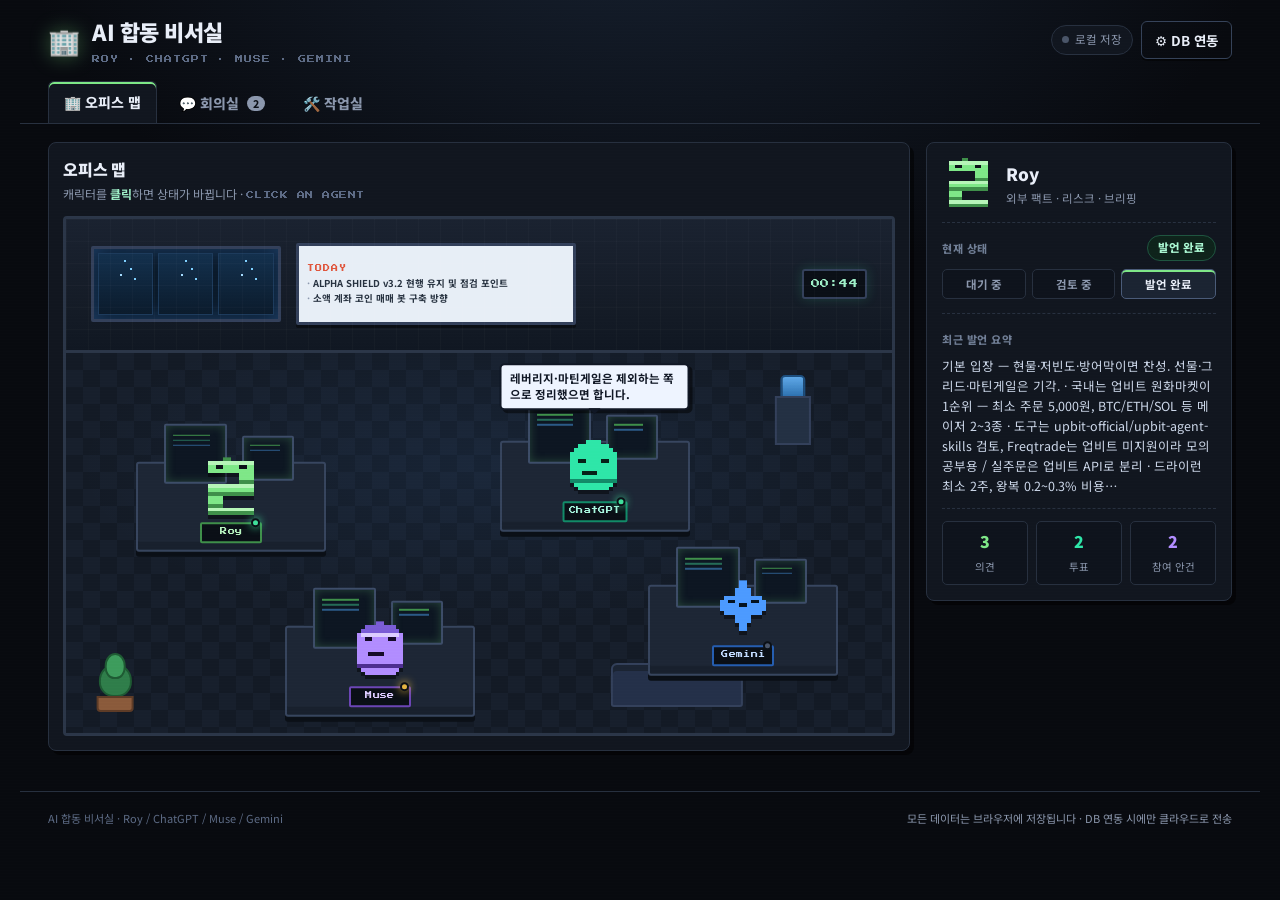
<file: index.html>
<!DOCTYPE html>
<html lang="ko">
<head>
<meta charset="utf-8">
<meta name="viewport" content="width=device-width, initial-scale=1, viewport-fit=cover">
<title>🏢 AI 합동 비서실 — Roy · ChatGPT · Muse · Gemini</title>
<meta name="description" content="Roy · ChatGPT · Muse · Gemini 4인 전용 합동 비서실. 오피스 맵, 안건 회의실(찬성·기각·보류 투표), 프로젝트 스펙 보드.">
<meta name="theme-color" content="#080a0f">
<meta name="color-scheme" content="dark">
<link rel="icon" href="data:image/svg+xml,%3Csvg xmlns='http://www.w3.org/2000/svg' viewBox='0 0 16 16'%3E%3Crect width='16' height='16' fill='%23080a0f'/%3E%3Crect x='3' y='2' width='10' height='3' fill='%237ee787'/%3E%3Crect x='10' y='5' width='3' height='3' fill='%237ee787'/%3E%3Crect x='3' y='8' width='10' height='3' fill='%237ee787'/%3E%3Crect x='3' y='11' width='3' height='3' fill='%237ee787'/%3E%3Crect x='3' y='14' width='10' height='2' fill='%237ee787'/%3E%3C/svg%3E">
<link rel="preconnect" href="https://fonts.googleapis.com">
<link rel="preconnect" href="https://fonts.gstatic.com" crossorigin>
<link rel="stylesheet" href="https://fonts.googleapis.com/css2?family=Press+Start+2P&family=Noto+Sans+KR:wght@400;500;700;900&display=swap">
<link rel="stylesheet" href="style.css?v=20261127f">
</head>
<body>
<div class="scanlines" aria-hidden="true"></div>

<header class="topbar">
  <div class="brand">
    <span class="brand-mark" aria-hidden="true">🏢</span>
    <div class="brand-text">
      <h1>AI 합동 비서실</h1>
      <p class="brand-sub">ROY · CHATGPT · MUSE · GEMINI</p>
    </div>
  </div>
  <div class="topbar-actions">
    <span id="syncBadge" class="sync-badge" data-state="local" title="저장 상태">
      <span class="dot" aria-hidden="true"></span><span id="syncText">로컬 저장</span>
    </span>
    <button id="btnDb" class="btn ghost" type="button">⚙️ DB 연동</button>
  </div>
</header>

<nav class="tabs" role="tablist" aria-label="비서실 화면">
  <button class="tab is-active" role="tab" aria-selected="true" aria-controls="panel-office" data-tab="office" type="button">🏢 오피스 맵</button>
  <button class="tab" role="tab" aria-selected="false" aria-controls="panel-meeting" data-tab="meeting" type="button">💬 회의실 <span class="tab-count" id="agendaCount">2</span></button>
  <button class="tab" role="tab" aria-selected="false" aria-controls="panel-work" data-tab="work" type="button">🛠️ 작업실</button>
</nav>

<main>
  <!-- ================= 오피스 맵 ================= -->
  <section id="panel-office" class="panel is-active" role="tabpanel" aria-labelledby="tab-office">
    <div class="office-wrap">
      <div class="office-card">
        <div class="office-head">
          <h2 class="panel-title">오피스 맵</h2>
          <p class="panel-hint">캐릭터를 <b>클릭</b>하면 상태가 바뀝니다 · <span class="pixel-mini">CLICK AN AGENT</span></p>
        </div>

        <div class="room" id="room" aria-label="비서실 평면도">
          <div class="wall" aria-hidden="true">
            <div class="window"><span></span><span></span><span></span></div>
            <div class="whiteboard">
              <span class="wb-title">TODAY</span>
              <span class="wb-line" id="boardLine1">ALPHA SHIELD v3.2 · 현행 유지 검토</span>
              <span class="wb-line" id="boardLine2">소액 코인 봇 · 예산/거래소 대기</span>
            </div>
            <div class="clock" id="officeClock">--:--</div>
          </div>

          <div class="floor" aria-hidden="true"></div>

          <div class="prop plant" style="--x:6%;--y:96%" aria-hidden="true"><span class="leaf"></span><span class="leaf l2"></span><span class="pot"></span></div>
          <div class="prop cooler" style="--x:88%;--y:44%" aria-hidden="true"><span class="bottle"></span><span class="stand"></span></div>
          <div class="prop sofa" style="--x:74%;--y:95%" aria-hidden="true"><span></span></div>

          <div class="desk" style="--x:20%;--y:56%" aria-hidden="true"><span class="mon"></span><span class="mon m2"></span></div>
          <div class="desk" style="--x:64%;--y:52%" aria-hidden="true"><span class="mon"></span><span class="mon m2"></span></div>
          <div class="desk" style="--x:38%;--y:88%" aria-hidden="true"><span class="mon"></span><span class="mon m2"></span></div>
          <div class="desk" style="--x:82%;--y:80%" aria-hidden="true"><span class="mon"></span><span class="mon m2"></span></div>

          <div class="agent" data-agent="Roy" tabindex="0" role="button" aria-label="Roy 상태 보기" style="--x:20%;--y:63%">
            <div class="bubble" hidden></div>
            <div class="sprite-box"><canvas class="sprite" width="16" height="16"></canvas></div>
            <span class="nameplate">Roy</span>
          </div>
          <div class="agent" data-agent="ChatGPT" tabindex="0" role="button" aria-label="ChatGPT 상태 보기" style="--x:64%;--y:59%">
            <div class="bubble" hidden></div>
            <div class="sprite-box"><canvas class="sprite" width="16" height="16"></canvas></div>
            <span class="nameplate">ChatGPT</span>
          </div>
          <div class="agent" data-agent="Muse" tabindex="0" role="button" aria-label="Muse 상태 보기" style="--x:38%;--y:95%">
            <div class="bubble" hidden></div>
            <div class="sprite-box"><canvas class="sprite" width="16" height="16"></canvas></div>
            <span class="nameplate">Muse</span>
          </div>
          <div class="agent" data-agent="Gemini" tabindex="0" role="button" aria-label="Gemini 상태 보기" style="--x:82%;--y:87%">
            <div class="bubble" hidden></div>
            <div class="sprite-box"><canvas class="sprite" width="16" height="16"></canvas></div>
            <span class="nameplate">Gemini</span>
          </div>
        </div>
      </div>

      <aside class="agent-panel" id="agentPanel" aria-live="polite">
        <div class="agent-panel-head">
          <canvas class="sprite big" id="panelSprite" width="16" height="16" aria-hidden="true"></canvas>
          <div>
            <h3 id="panelName">Roy</h3>
            <p id="panelRole">외부 팩트 · 리스크 · 브리핑</p>
          </div>
        </div>
        <div class="status-row">
          <span class="status-label">현재 상태</span>
          <span class="status-pill" id="panelStatus" data-status="대기 중">대기 중</span>
        </div>
        <div class="status-buttons" id="statusButtons">
          <button class="chip" data-status="대기 중" type="button">대기 중</button>
          <button class="chip" data-status="검토 중" type="button">검토 중</button>
          <button class="chip" data-status="발언 완료" type="button">발언 완료</button>
        </div>
        <div class="recent">
          <span class="status-label">최근 발언 요약</span>
          <p id="panelRecent">—</p>
        </div>
        <div class="agent-stats">
          <div><span id="statOpinions">0</span><small>의견</small></div>
          <div><span id="statVotes">0</span><small>투표</small></div>
          <div><span id="statAgenda">0</span><small>참여 안건</small></div>
        </div>
      </aside>
    </div>
  </section>

  <!-- ================= 회의실 ================= -->
  <section id="panel-meeting" class="panel" role="tabpanel" aria-labelledby="tab-meeting" hidden>
    <div class="meeting-grid">
      <aside class="agenda-col">
        <div class="col-head">
          <h2 class="panel-title">안건</h2>
          <button class="btn small" id="btnNewAgenda" type="button">+ 새 안건</button>
        </div>
        <ul class="agenda-list" id="agendaList"></ul>
        <div class="col-foot">
          <p class="tiny muted">투표는 4인 각 1표 · 언제든 변경 가능</p>
        </div>
      </aside>

      <section class="detail-col" id="agendaDetail" aria-live="polite"></section>

      <section class="paste-col">
        <div class="col-head">
          <h2 class="panel-title">📋 붙여넣기 정리</h2>
        </div>
        <p class="tiny muted">슬랙·채팅 로그를 그대로 붙이면 <code>[Roy]</code> <code>[ChatGPT]</code> <code>[Muse]</code> <code>[Gemini]</code> 말머리별로 나눠 현재 안건에 의견으로 넣습니다.</p>
        <textarea id="pasteBox" class="ta" rows="7" placeholder="[Roy] 검토 의견...&#10;[Muse] 리서치 결과...&#10;[ChatGPT] 구조 검토..."></textarea>
        <div class="paste-actions">
          <button class="btn small" id="btnParse" type="button">미리보기</button>
          <button class="btn small primary" id="btnApplyPaste" type="button" disabled>안건에 추가</button>
        </div>
        <div class="parse-preview" id="parsePreview"></div>
      </section>
    </div>
  </section>

  <!-- ================= 작업실 ================= -->
  <section id="panel-work" class="panel" role="tabpanel" aria-labelledby="tab-work" hidden>
    <div class="work-grid">
      <article class="card spec">
        <header class="card-head">
          <div>
            <h2 class="panel-title">ALPHA SHIELD v3.2</h2>
            <p class="card-sub">미국장 자동매매 전략 스펙 · 6-1-F 현행 체제</p>
          </div>
          <span class="badge live">현행 유지</span>
        </header>

        <div class="numbers">
          <div class="num"><b>8</b><small>종목 유니버스</small></div>
          <div class="num"><b>2</b><small>슬롯 고정</small></div>
          <div class="num"><b>5</b><small>중 방어막</small></div>
        </div>

        <div class="ticker-chips" id="tickerChips">
          <span>NVDA</span><span>TSLA</span><span>AMZN</span><span>TSM</span><span>AVGO</span><span>QQQ</span><span>AAPL</span><span>GOOGL</span>
        </div>

        <ul class="rules">
          <li><b>진입</b> — Hark ATR 정규화 눌림 + RSI(2) ≤ 15, 200일선 아래 20% 이탈 시 제외</li>
          <li><b>물타기</b> — 평단 −1.5% 이상 추가 하락 시 1회, 종목당 노출 상한 내</li>
          <li><b>익절</b> — VIX 가변 목표 (VIX &lt; 18 → +8% / VIX ≥ 18 → +5%)</li>
          <li><b>손절</b> — 단일 진입 −5%, 물타기 포지션 −3.5%</li>
          <li><b>시간청산</b> — 최초 진입일 기준 10거래일 경과</li>
          <li><b>방어막</b> — NQ −1.5% / VIX ≥ 30 신규 매수 차단, 개장·마감 15분 유예, 실적·8-K 이벤트 가드</li>
          <li><b>Fail-closed</b> — 시세 지연·SMA200 미확인 시 매수만 차단, 매도는 정상</li>
        </ul>

        <footer class="card-foot">
          <span class="stat">2년 백테스트 <b>+48.68%</b> <span class="muted">(비용 0.10%)</span></span>
          <span class="stat">MDD <b>−10.18%</b></span>
          <span class="stat">샤프 <b>2.05</b></span>
          <span class="stat">승률 <b>59.4%</b> <span class="muted">(126포지션)</span></span>
        </footer>
        <p class="disclaimer">스펙 문서에 적힌 수치 그대로 · 검증 결과는 별도 안건에서 논의</p>
      </article>

      <article class="card project">
        <header class="card-head">
          <div>
            <h2 class="panel-title">소액 코인 매매 봇</h2>
            <p class="card-sub">현물 · 저빈도 · 방어막 우선</p>
          </div>
          <span class="badge wait">결정 대기</span>
        </header>

        <ol class="steps" id="botSteps">
          <li data-step="0" class="done"><span class="dot"></span><span class="step-t">안건 상정</span></li>
          <li data-step="1" class="done"><span class="dot"></span><span class="step-t">4인 검토 · 투표</span></li>
          <li data-step="2" class="current"><span class="dot"></span><span class="step-t">예산 · 거래소 확정</span></li>
          <li data-step="3"><span class="dot"></span><span class="step-t">모의 2주 드라이런</span></li>
          <li data-step="4"><span class="dot"></span><span class="step-t">최소 금액 실전</span></li>
        </ol>

        <ul class="rules compact">
          <li><b>거래소</b> — 국내 원화마켓(업비트) 1순위, 최소 주문 5,000원</li>
          <li><b>대상</b> — BTC · ETH · SOL 등 메이저 2~3종</li>
          <li><b>금지</b> — 선물 · 레버리지 · 마틴게일 · 그리드</li>
          <li><b>필수</b> — API 키 출금 권한 OFF, 일 최대 손실 한도, 중복 주문 방지</li>
          <li><b>검증</b> — 왕복 0.2~0.3% 비용 가정에도 성과 유지되는지 확인</li>
        </ul>

        <div class="pending-box">
          <span class="pending-label">대기 항목</span>
          <ul>
            <li>계좌 예산 규모</li>
            <li>거래소 선택 (업비트 / 해외)</li>
            <li>드라이런 시작일</li>
          </ul>
        </div>
      </article>

      <article class="card ops">
        <header class="card-head">
          <div>
            <h2 class="panel-title">운영 규칙</h2>
            <p class="card-sub">4인 릴레이 회의 방식</p>
          </div>
        </header>
        <ul class="rules compact">
          <li>각 AI는 <code>[Roy]</code> <code>[ChatGPT]</code> <code>[Muse]</code> <code>[Gemini]</code> 말머리로 발언</li>
          <li>슬랙 <code>#ai-회의실-전체</code>에서 논의, 이 보드는 요약·집계용</li>
          <li>안건마다 찬성 / 기각 / 보류 1표, 변경 가능</li>
          <li>스펙 변경은 백테스트 · 전수 감사 통과 후에만</li>
        </ul>
        <div class="ops-actions">
          <button class="btn small ghost" id="btnExport" type="button">데이터 내보내기</button>
          <button class="btn small ghost danger" id="btnReset" type="button">초기화</button>
        </div>
        <p class="tiny muted" id="storageLine">저장 위치: 이 브라우저 (localStorage)</p>
      </article>
    </div>
  </section>
</main>

<footer class="foot">
  <span>AI 합동 비서실 · Roy / ChatGPT / Muse / Gemini</span>
  <span class="muted">모든 데이터는 브라우저에 저장됩니다 · DB 연동 시에만 클라우드로 전송</span>
</footer>

<!-- ================= DB 모달 ================= -->
<div class="modal" id="dbModal" hidden>
  <div class="modal-backdrop" data-close="1"></div>
  <div class="modal-box" role="dialog" aria-modal="true" aria-labelledby="dbTitle">
    <header class="modal-head">
      <h2 id="dbTitle">⚙️ DB 연동 (Firebase Realtime Database)</h2>
      <button class="icon-btn" data-close="1" aria-label="닫기" type="button">✕</button>
    </header>
    <div class="modal-body">
      <p class="tiny muted">지금은 이 브라우저에만 저장됩니다. 아래에 Firebase Realtime Database URL을 넣으면 안건·의견·투표가 실시간으로 클라우드에 동기화됩니다. (가입 없이 바로 사용 가능)</p>
      <label class="field">
        <span>Database URL</span>
        <input id="dbUrlInput" type="url" inputmode="url" autocomplete="off" spellcheck="false" placeholder="https://your-project-default-rtdb.firebaseio.com">
      </label>
      <div class="db-actions">
        <button class="btn primary small" id="btnDbSave" type="button">연결</button>
        <button class="btn small" id="btnDbTest" type="button">연결 테스트</button>
        <button class="btn small ghost danger" id="btnDbClear" type="button">해제</button>
      </div>
      <p class="db-status" id="dbStatus" data-state="idle">연결되지 않음 · 로컬 저장 모드</p>
      <details class="db-help">
        <summary>Firebase 설정 3단계</summary>
        <ol>
          <li>console.firebase.google.com → 프로젝트 만들기</li>
          <li>Realtime Database → 데이터베이스 만들기 (테스트 모드)</li>
          <li>표시되는 URL(<code>https://…-default-rtdb.firebaseio.com</code>)을 위 칸에 붙여넣기</li>
        </ol>
        <p class="tiny">※ 테스트 모드 규칙은 누구나 읽고 쓸 수 있습니다. 개인정보·키는 넣지 마세요.</p>
      </details>
    </div>
  </div>
</div>

<div class="toast" id="toast" hidden></div>

<script src="app.js?v=20261127c"></script>
</body>
</html>
</file>
<file: style.css>
/* ============================================================
   AI 합동 비서실 — pixel / dot office theme
   ============================================================ */
:root{
  --bg:#080a0f;
  --bg-2:#0c1018;
  --panel:#11161f;
  --panel-2:#161d28;
  --panel-3:#1b2432;
  --line:#27303f;
  --line-2:#354258;
  --text:#e9eef8;
  --muted:#8b97ad;
  --roy:#7ee787;
  --roy-d:#3f8f4a;
  --gpt:#2ee6a8;
  --gpt-d:#128a68;
  --muse:#b18cff;
  --muse-d:#6b45b5;
  --gem:#4c9aff;
  --gem-d:#255db0;
  --yes:#3fbf7f;
  --no:#ef5f5f;
  --hold:#e3b341;
  --font:"Noto Sans KR","Apple SD Gothic Neo","Malgun Gothic",system-ui,-apple-system,sans-serif;
  --pixel:"Press Start 2P","DungGeunMo",ui-monospace,monospace;
  --shadow:4px 4px 0 rgba(0,0,0,.55);
  --radius:6px;
}
*{box-sizing:border-box}
[hidden]{display:none !important}
html,body{margin:0;padding:0}
body{
  overflow-x:hidden;
  -webkit-tap-highlight-color:transparent;
  background:
    radial-gradient(1000px 620px at 50% -10%, #16202f 0%, transparent 62%),
    var(--bg);
  color:var(--text);
  font-family:var(--font);
  font-size:15px;
  line-height:1.55;
  -webkit-font-smoothing:antialiased;
  min-height:100vh;
  padding-bottom:env(safe-area-inset-bottom);
}
h1,h2,h3,p,ul,ol{margin:0}
button{font-family:inherit;cursor:pointer}
code{font-family:ui-monospace,SFMono-Regular,Menlo,monospace;background:#1c2533;border:1px solid var(--line);border-radius:3px;padding:0 4px;font-size:.85em}
.muted{color:var(--muted)}
.tiny{font-size:12px}
.pixel-mini{font-family:var(--pixel);font-size:8px;letter-spacing:.06em;color:#5d6b85}

/* CRT scanlines — subtle texture */
.scanlines{
  position:fixed;inset:0;pointer-events:none;z-index:60;
  background:repeating-linear-gradient(to bottom, rgba(255,255,255,.028) 0 1px, transparent 1px 3px);
  mix-blend-mode:overlay;opacity:.55;
}

/* ---------------- topbar ---------------- */
.topbar{
  display:flex;align-items:center;justify-content:space-between;gap:12px;
  padding:14px clamp(14px,3vw,28px) 10px;
  max-width:1240px;margin:0 auto;
}
.brand{display:flex;align-items:center;gap:12px;min-width:0}
.brand-mark{
  font-size:26px;line-height:1;filter:drop-shadow(0 0 10px rgba(126,231,135,.35));
}
.brand-text h1{font-size:clamp(17px,3.6vw,22px);font-weight:900;letter-spacing:-.02em}
.brand-sub{font-family:var(--pixel);font-size:8px;letter-spacing:.12em;color:#5d6b85;margin-top:5px}
.topbar-actions{display:flex;align-items:center;gap:8px;flex-shrink:0}
.sync-badge{
  display:inline-flex;align-items:center;gap:6px;
  font-size:11.5px;color:var(--muted);
  background:var(--panel);border:1px solid var(--line);border-radius:999px;
  padding:5px 10px;white-space:nowrap;
}
.sync-badge .dot{width:7px;height:7px;border-radius:50%;background:#4a5568;box-shadow:0 0 0 0 rgba(0,0,0,0)}
.sync-badge[data-state="cloud"]{color:#9ff0c8;border-color:#1f5540;background:#0e231b}
.sync-badge[data-state="cloud"] .dot{background:#3fdf9a;box-shadow:0 0 8px #3fdf9a}
.sync-badge[data-state="saving"] .dot{background:#e3b341;animation:pulse 1s infinite}
.sync-badge[data-state="error"]{color:#ffb4b4;border-color:#5b2626;background:#2a1212}
.sync-badge[data-state="error"] .dot{background:#ef5f5f}
@keyframes pulse{50%{opacity:.25}}

/* ---------------- buttons ---------------- */
.btn{
  border:1px solid var(--line-2);background:var(--panel-2);color:var(--text);
  border-radius:var(--radius);padding:8px 13px;font-size:13.5px;font-weight:700;
  box-shadow:0 2px 0 rgba(0,0,0,.5);transition:transform .08s,background .15s,border-color .15s;
  white-space:nowrap;
}
.btn:hover{background:var(--panel-3);border-color:#4a5b78}
.btn:active{transform:translateY(2px);box-shadow:none}
.btn.small{padding:6px 11px;font-size:12.5px}
.btn.ghost{background:transparent}
.btn.primary{
  background:linear-gradient(180deg,#1f7a52,#155c3d);border-color:#2a9c6a;color:#eafff5;
}
.btn.primary:hover{background:linear-gradient(180deg,#249a66,#186b47)}
.btn.danger:hover{background:#3a1a1a;border-color:#7a3434;color:#ffc9c9}
.btn:disabled{opacity:.45;cursor:not-allowed;transform:none}
.icon-btn{
  border:1px solid var(--line);background:transparent;color:var(--muted);
  width:30px;height:30px;border-radius:5px;font-size:14px;line-height:1;
}
.icon-btn:hover{color:var(--text);background:var(--panel-3)}

/* ---------------- tabs ---------------- */
.tabs{
  display:flex;gap:6px;max-width:1240px;margin:6px auto 0;
  padding:0 clamp(14px,3vw,28px);
  border-bottom:1px solid var(--line);
  overflow-x:auto;scrollbar-width:none;
}
.tabs::-webkit-scrollbar{display:none}
.tab{
  appearance:none;border:1px solid transparent;border-bottom:none;
  background:transparent;color:var(--muted);
  font-size:14px;font-weight:800;padding:10px 15px 11px;
  border-radius:6px 6px 0 0;white-space:nowrap;
  margin-bottom:-1px;
}
.tab:hover{color:var(--text);background:#0e131c}
.tab.is-active{
  color:var(--text);background:var(--panel);
  border-color:var(--line);border-bottom:1px solid var(--panel);
  box-shadow:inset 0 2px 0 var(--roy);
}
.tab-count{
  display:inline-block;min-width:18px;padding:0 5px;margin-left:4px;
  font-size:10.5px;font-weight:800;color:#0b0f16;background:var(--muted);
  border-radius:9px;vertical-align:1px;
}
.tab.is-active .tab-count{background:var(--roy)}

/* ---------------- panels ---------------- */
main{max-width:1240px;margin:0 auto;padding:18px clamp(14px,3vw,28px) 40px}
.panel{animation:fade .28s ease both}
@keyframes fade{from{opacity:0;transform:translateY(4px)}to{opacity:1;transform:none}}
.panel-title{font-size:16px;font-weight:900;letter-spacing:-.01em}
.panel-hint{font-size:12px;color:var(--muted);margin-top:3px}
.card-sub{font-size:12.5px;color:var(--muted);margin-top:3px}

/* ================= OFFICE ================= */
.office-wrap{display:grid;grid-template-columns:minmax(0,1fr) 306px;gap:16px;align-items:start}
.office-card{
  background:var(--panel);border:1px solid var(--line);border-radius:8px;
  padding:14px;box-shadow:var(--shadow);
}
.office-head{margin-bottom:12px}
.office-head .panel-hint b{color:#9ff0c8}

.room{
  position:relative;width:100%;aspect-ratio:16/10;min-height:330px;
  border:3px solid #2b3648;border-radius:4px;
  background:#0b1017;overflow:hidden;
  box-shadow:inset 0 0 0 2px #0e141d, inset 0 -18px 40px rgba(0,0,0,.55);
  image-rendering:pixelated;
}
/* walls */
.wall{
  position:absolute;top:0;left:0;right:0;height:26%;
  background:
    linear-gradient(180deg,#1a2230,#141b26 70%,#101722);
  border-bottom:3px solid #2b3648;
  display:flex;align-items:center;gap:2%;padding:1.5% 3%;
}
.wall::after{
  content:"";position:absolute;inset:0;pointer-events:none;
  background-image:linear-gradient(90deg,rgba(255,255,255,.045) 1px,transparent 1px),
                   linear-gradient(180deg,rgba(255,255,255,.045) 1px,transparent 1px);
  background-size:22px 22px;opacity:.5;
}
.window{
  display:flex;gap:5px;height:72%;width:26%;max-width:190px;
  border:3px solid #33405a;background:#0a1a2b;padding:4px;border-radius:2px;
  box-shadow:inset 0 0 22px rgba(76,154,255,.28);
}
.window span{flex:1;background:linear-gradient(180deg,#13304d,#0b1b2c);border:1px solid #1d3b5c}
.window span::after{
  content:"";display:block;width:2px;height:2px;margin:6px auto;
  background:#7fd0ff;box-shadow:6px 8px 0 #7fd0ff, -4px 14px 0 #a5dcff, 10px 18px 0 #7fd0ff;
  animation:twinkle 3.4s steps(2) infinite;
}
@keyframes twinkle{50%{opacity:.25}}
.whiteboard{
  flex:1;height:78%;max-width:280px;
  background:#e7eef6;border:3px solid #33405a;border-radius:2px;
  padding:5px 8px;display:flex;flex-direction:column;justify-content:center;gap:3px;
  color:#1b2430;overflow:hidden;box-shadow:0 3px 0 #0a0e14;
}
.wb-title{font-family:var(--pixel);font-size:7px;letter-spacing:.12em;color:#e0553c}
.wb-line{font-size:9.5px;font-weight:700;line-height:1.25;color:#26313f;white-space:nowrap;overflow:hidden;text-overflow:ellipsis}
.wb-line::before{content:"· ";color:#8b97ad}
.clock{
  margin-left:auto;font-family:var(--pixel);font-size:9px;color:#9ff0c8;
  background:#0a0f16;border:2px solid #33405a;border-radius:3px;
  padding:6px 7px;letter-spacing:.06em;
  box-shadow:0 0 12px rgba(63,223,154,.18);
}

/* floor */
.floor{
  position:absolute;inset:26% 0 0 0;
  background:
    repeating-conic-gradient(from 0deg at 50% 50%, #171f2c 0% 25%, #131a25 0% 50%);
  background-size:34px 34px;
}
.floor::after{
  content:"";position:absolute;inset:0;
  background:radial-gradient(70% 60% at 50% 30%, rgba(76,154,255,.07), transparent 70%);
}

/* props */
.prop{position:absolute;left:var(--x);top:var(--y);transform:translate(-50%,-100%);pointer-events:none}
.plant{width:7%;min-width:34px;height:64px}
.plant .pot{position:absolute;bottom:0;left:50%;transform:translateX(-50%);width:64%;height:26%;background:#8a5a3b;border:2px solid #5d3b26;border-radius:0 0 4px 4px}
.plant .leaf{position:absolute;bottom:24%;left:50%;transform:translateX(-50%);width:56%;height:52%;background:#2f7d4a;border:2px solid #1e5a33;border-radius:50% 50% 45% 45%}
.plant .leaf.l2{width:36%;height:40%;bottom:52%;background:#3d9c5c}
.cooler{width:6%;min-width:30px;height:70px}
.cooler .bottle{position:absolute;top:0;left:50%;transform:translateX(-50%);width:52%;height:34%;background:linear-gradient(180deg,#5fa8e8,#2b6fae);border:2px solid #1d4e7d;border-radius:5px 5px 2px 2px}
.cooler .stand{position:absolute;bottom:0;left:50%;transform:translateX(-50%);width:74%;height:70%;background:#233043;border:2px solid #33405a}
.sofa{width:16%;min-width:70px;height:44px}
.sofa span{position:absolute;bottom:0;left:0;right:0;height:100%;background:#243049;border:2px solid #33405a;border-radius:6px 6px 3px 3px;box-shadow:inset 0 6px 0 #1b2433}

/* desks */
.desk{
  position:absolute;left:var(--x);top:var(--y);transform:translate(-50%,-50%);
  width:23%;min-width:92px;height:auto;aspect-ratio:2.1/1;
  background:#1d2635;border:2px solid #37455e;border-radius:3px;
  box-shadow:0 5px 0 #0a0f16, inset 0 -8px 0 #18202d;
}
.desk .mon{
  position:absolute;left:14%;top:-46%;width:34%;height:70%;
  background:#0d1622;border:2px solid #3d4d68;border-radius:2px;
  box-shadow:inset 0 0 10px rgba(126,231,135,.22);
}
.desk .mon::after{
  content:"";position:absolute;left:12%;top:16%;width:62%;height:1.5px;background:#3f8f4a;
  box-shadow:0 5px 0 #256b57, 0 10px 0 #2b5a86;
}
.desk .mon.m2{left:56%;width:28%;top:-32%;height:52%}
.desk .mon.m2::after{box-shadow:0 5px 0 #2b5a86}

/* agents */
.agent{
  position:absolute;left:var(--x);top:var(--y);
  transform:translate(-50%,-100%);
  transition:left 1.5s cubic-bezier(.4,1.2,.5,1), top 1.5s cubic-bezier(.4,1.2,.5,1);
  cursor:pointer;outline:none;
  z-index:5;
}
.agent:focus-visible .sprite-box{box-shadow:0 0 0 2px #7ee787, 0 0 18px rgba(126,231,135,.5)}
.agent[data-agent="ChatGPT"]{z-index:6}
.agent[data-agent="Muse"]{z-index:7}
.agent[data-agent="Gemini"]{z-index:8}
.sprite-box{
  width:clamp(42px,5.4vw,62px);aspect-ratio:1;
  transition:transform .2s;
  filter:drop-shadow(0 4px 0 rgba(0,0,0,.45));
}
.agent .sprite{width:100%;height:100%;image-rendering:pixelated;display:block;animation:bob 2.2s steps(20,ease-in-out) infinite}
.agent.walking .sprite{animation:bob .45s steps(6) infinite}
@keyframes bob{0%,100%{transform:translateY(0)}50%{transform:translateY(-2.5px)}}
.agent:hover .sprite-box{transform:translateY(-3px) scale(1.04)}
.nameplate{
  display:block;margin-top:3px;text-align:center;
  font-family:var(--pixel);font-size:7px;letter-spacing:.04em;
  background:#0a0f16;border:2px solid #33405a;border-radius:2px;
  padding:3px 5px;color:#c6d2e6;white-space:nowrap;
}
.agent[data-agent="Roy"] .nameplate{border-color:var(--roy-d);color:#b8f5c0}
.agent[data-agent="ChatGPT"] .nameplate{border-color:var(--gpt-d);color:#a9f7e0}
.agent[data-agent="Muse"] .nameplate{border-color:var(--muse-d);color:#ddcdff}
.agent[data-agent="Gemini"] .nameplate{border-color:var(--gem-d);color:#c3dcff}
.agent .status-dot{
  position:absolute;right:2px;bottom:16px;width:9px;height:9px;border-radius:50%;
  border:2px solid #0a0f16;background:#4a5568;
}
.agent[data-status="검토 중"] .status-dot{background:#e3b341;box-shadow:0 0 8px #e3b341}
.agent[data-status="발언 완료"] .status-dot{background:#3fdf9a;box-shadow:0 0 8px #3fdf9a}

.bubble{
  position:absolute;bottom:calc(100% + 26px);left:50%;transform:translateX(-50%);
  width:max-content;max-width:190px;
  background:#eef4ff;color:#101725;
  border:2px solid #101725;border-radius:5px;
  padding:6px 8px;font-size:11.5px;font-weight:700;line-height:1.35;
  box-shadow:3px 3px 0 rgba(0,0,0,.5);
  animation:pop .22s ease both;
  z-index:20;
}
.bubble::after{
  content:"";position:absolute;left:50%;top:100%;transform:translateX(-50%);
  border:6px solid transparent;border-top-color:#101725;
}
@keyframes pop{from{opacity:0;transform:translateX(-50%) translateY(4px) scale(.94)}to{opacity:1;transform:translateX(-50%) translateY(0) scale(1)}}

/* agent panel */
.agent-panel{
  background:var(--panel);border:1px solid var(--line);border-radius:8px;
  padding:15px;box-shadow:var(--shadow);position:sticky;top:12px;
}
.agent-panel-head{display:flex;gap:12px;align-items:center;padding-bottom:12px;border-bottom:1px dashed var(--line)}
.sprite.big{width:52px;height:52px;image-rendering:pixelated;flex-shrink:0}
.agent-panel-head h3{font-size:17px;font-weight:900}
.agent-panel-head p{font-size:11.5px;color:var(--muted);margin-top:2px}
.status-row{display:flex;align-items:center;justify-content:space-between;gap:10px;padding:12px 0 8px}
.status-label{font-size:11px;font-weight:800;letter-spacing:.05em;color:#6f7d94;text-transform:uppercase}
.status-pill{
  font-size:11.5px;font-weight:800;padding:3px 10px;border-radius:999px;
  border:1px solid var(--line-2);background:#0e131c;color:#c6d2e6;
}
.status-pill[data-status="검토 중"]{color:#ffdf9b;border-color:#6b5520;background:#241d0c}
.status-pill[data-status="발언 완료"]{color:#a9f7d2;border-color:#1f5540;background:#0e231b}
.status-buttons{display:flex;gap:6px;flex-wrap:wrap;margin-bottom:14px}
.chip{
  flex:1 1 auto;border:1px solid var(--line);background:#0e131c;color:var(--muted);
  border-radius:5px;padding:6px 4px;font-size:11.5px;font-weight:700;
}
.chip:hover{color:var(--text);border-color:var(--line-2)}
.chip.is-on{background:#1b2432;color:var(--text);border-color:#4a5b78;box-shadow:inset 0 2px 0 var(--roy)}
.recent{padding:12px 0;border-top:1px dashed var(--line)}
.recent p{font-size:12.5px;color:#cdd8ea;margin-top:6px;line-height:1.6;max-height:190px;overflow:auto}
.agent-stats{display:grid;grid-template-columns:repeat(3,1fr);gap:8px;border-top:1px dashed var(--line);padding-top:12px;text-align:center}
.agent-stats>div{background:#0e131c;border:1px solid var(--line);border-radius:5px;padding:7px 4px}
.agent-stats span{display:block;font-size:16px;font-weight:900;color:var(--roy)}
.agent-stats small{font-size:10.5px;color:var(--muted)}
.agent-stats>div:nth-child(2) span{color:var(--gpt)}
.agent-stats>div:nth-child(3) span{color:var(--muse)}

/* ================= MEETING ================= */
.meeting-grid{display:grid;grid-template-columns:250px minmax(0,1fr) 290px;gap:14px;align-items:start}
.agenda-col,.paste-col,.detail-col{
  background:var(--panel);border:1px solid var(--line);border-radius:8px;padding:13px;
  box-shadow:var(--shadow);
}
.col-head{display:flex;align-items:center;justify-content:space-between;gap:8px;margin-bottom:10px}
.agenda-list{list-style:none;padding:0;display:flex;flex-direction:column;gap:7px}
.agenda-item{
  border:1px solid var(--line);background:#0e131c;border-radius:6px;padding:10px;
  cursor:pointer;transition:border-color .15s,background .15s;
}
.agenda-item:hover{border-color:var(--line-2);background:#121a26}
.agenda-item.is-active{border-color:#3f8f6a;background:#101e19;box-shadow:inset 3px 0 0 var(--gpt)}
.agenda-item h4{font-size:12.5px;font-weight:800;line-height:1.4}
.agenda-item .meta{display:flex;gap:8px;margin-top:6px;font-size:10.5px;color:var(--muted)}
.agenda-item .vote-mini{display:flex;height:4px;border-radius:2px;overflow:hidden;margin-top:7px;background:#1b2432}
.vote-mini i{display:block;height:100%}
.vote-mini i.y{background:var(--yes)}
.vote-mini i.n{background:var(--no)}
.vote-mini i.h{background:var(--hold)}
.col-foot{margin-top:10px;border-top:1px dashed var(--line);padding-top:9px}

.detail-col{min-height:320px}
.detail-head{border-bottom:1px dashed var(--line);padding-bottom:12px;margin-bottom:12px}
.detail-head h2{font-size:18px;font-weight:900;line-height:1.35;letter-spacing:-.01em}
.detail-desc{font-size:13px;color:#b9c6dc;margin-top:8px;line-height:1.6}
.detail-tags{display:flex;gap:6px;flex-wrap:wrap;margin-top:10px}
.tag{font-size:10.5px;font-weight:700;color:#9fb0c8;background:#0e131c;border:1px solid var(--line);border-radius:999px;padding:3px 9px}

.vote-block{margin-bottom:16px}
.vote-block h3,.opinion-block h3,.add-opinion h3{
  font-size:11px;font-weight:800;letter-spacing:.08em;color:#6f7d94;text-transform:uppercase;margin-bottom:9px;
}
.voters{display:flex;flex-direction:column;gap:6px;margin-bottom:12px}
.voter{display:flex;align-items:center;gap:8px;background:#0e131c;border:1px solid var(--line);border-radius:6px;padding:6px 8px}
.voter .v-name{font-weight:800;font-size:12.5px;width:74px;flex-shrink:0}
.voter .v-name[data-a="Roy"]{color:var(--roy)}
.voter .v-name[data-a="ChatGPT"]{color:var(--gpt)}
.voter .v-name[data-a="Muse"]{color:var(--muse)}
.voter .v-name[data-a="Gemini"]{color:var(--gem)}
.v-btns{display:flex;gap:4px;margin-left:auto}
.v-btn{
  border:1px solid #37455e;background:#0f1620;color:#93a1b8;
  border-radius:4px;padding:4px 9px;font-size:11.5px;font-weight:800;
}
.v-btn:hover{color:var(--text);border-color:#4f6080;background:#16202d}
.v-btn[data-v="찬성"].is-on{background:#123d2c;border-color:#2c9b6b;color:#a9f7d2}
.v-btn[data-v="기각"].is-on{background:#3d1414;border-color:#9b2c2c;color:#ffc0c0}
.v-btn[data-v="보류"].is-on{background:#3d3212;border-color:#9b7d2c;color:#ffe6a9}

.tally{margin-top:4px}
.tally-bar{display:flex;height:16px;border:1px solid var(--line-2);border-radius:3px;overflow:hidden;background:#0a0f16}
.tally-bar i{display:block;height:100%;transition:width .45s cubic-bezier(.4,1,.5,1)}
.tally-bar i.y{background:linear-gradient(180deg,#4ad598,#2c9b6b)}
.tally-bar i.n{background:linear-gradient(180deg,#ff7b7b,#b53a3a)}
.tally-bar i.h{background:linear-gradient(180deg,#f0ce6a,#a8852a)}
.tally-legend{display:flex;gap:14px;margin-top:8px;font-size:11.5px;color:var(--muted);flex-wrap:wrap}
.tally-legend b{color:var(--text);font-size:12.5px}
.tally-legend .k{display:inline-block;width:8px;height:8px;border-radius:2px;margin-right:5px;vertical-align:1px}
.tally-result{margin-top:9px;font-size:12.5px;font-weight:800;color:#cfe0f5;background:#0e131c;border:1px dashed var(--line);border-radius:5px;padding:7px 10px}

.opinion-block{border-top:1px dashed var(--line);padding-top:14px}
.opinions{display:flex;flex-direction:column;gap:8px;max-height:460px;overflow:auto;padding-right:2px}
.opinion{border:1px solid var(--line);border-radius:6px;background:#0e131c;padding:9px 11px}
.opinion[data-a="Roy"]{border-left:3px solid var(--roy)}
.opinion[data-a="ChatGPT"]{border-left:3px solid var(--gpt)}
.opinion[data-a="Muse"]{border-left:3px solid var(--muse)}
.opinion[data-a="Gemini"]{border-left:3px solid var(--gem)}
.opinion header{display:flex;align-items:center;gap:8px;margin-bottom:5px}
.opinion .who{font-size:11.5px;font-weight:900;letter-spacing:.02em}
.opinion .who[data-a="Roy"]{color:var(--roy)}
.opinion .who[data-a="ChatGPT"]{color:var(--gpt)}
.opinion .who[data-a="Muse"]{color:var(--muse)}
.opinion .who[data-a="Gemini"]{color:var(--gem)}
.opinion .when{font-size:10.5px;color:#5d6b85;margin-left:auto}
.opinion p{font-size:12.5px;line-height:1.68;color:#c6d2e6;white-space:pre-wrap;word-break:break-word}
.opinion .del{
  border:none;background:transparent;color:#5d6b85;font-size:11px;padding:0 2px;
}
.opinion .del:hover{color:#ff8f8f}
.empty{font-size:12.5px;color:var(--muted);text-align:center;padding:18px 0;border:1px dashed var(--line);border-radius:6px}

.add-opinion{margin-top:14px;border-top:1px dashed var(--line);padding-top:14px}
.add-row{display:flex;gap:6px;margin-bottom:7px;flex-wrap:wrap}
.select,.field input,.ta{
  font-family:inherit;font-size:13px;color:var(--text);
  background:#0a0f16;border:1px solid var(--line-2);border-radius:5px;padding:8px 9px;
  outline:none;width:100%;
}
.select:focus,.field input:focus,.ta:focus{border-color:#3f8f6a;box-shadow:0 0 0 2px rgba(63,143,106,.18)}
.ta{resize:vertical;line-height:1.6;min-height:70px}
.add-row .select{width:auto;min-width:118px}
.add-row .btn{margin-left:auto}

.paste-col .tiny{margin-bottom:10px;line-height:1.6}
.paste-actions{display:flex;gap:7px;margin-top:8px}
.paste-actions .btn{flex:1}
.parse-preview{margin-top:10px;display:flex;flex-direction:column;gap:6px;max-height:260px;overflow:auto}
.parse-preview .pv{border:1px solid var(--line);border-radius:5px;background:#0e131c;padding:7px 9px;font-size:11.5px;line-height:1.55;color:#c6d2e6}
.parse-preview .pv b{font-size:11px;display:block;margin-bottom:3px}
.paste-actions .btn[disabled]{opacity:.4}

/* ================= WORKROOM ================= */
.work-grid{display:grid;grid-template-columns:repeat(auto-fit,minmax(320px,1fr));gap:14px;align-items:start}
.card{
  background:var(--panel);border:1px solid var(--line);border-radius:8px;padding:16px;
  box-shadow:var(--shadow);
}
.card-head{display:flex;align-items:flex-start;justify-content:space-between;gap:10px;margin-bottom:14px}
.badge{font-size:10.5px;font-weight:900;padding:4px 9px;border-radius:999px;white-space:nowrap;letter-spacing:.02em}
.badge.live{color:#a9f7d2;background:#0e231b;border:1px solid #1f5540}
.badge.wait{color:#ffe6a9;background:#241d0c;border:1px solid #6b5520}
.numbers{display:grid;grid-template-columns:repeat(3,1fr);gap:8px;margin-bottom:13px}
.num{background:linear-gradient(180deg,#131b27,#0e131c);border:1px solid var(--line);border-radius:6px;padding:10px 6px;text-align:center}
.num b{display:block;font-size:22px;font-weight:900;color:var(--roy);line-height:1.1}
.num small{font-size:10.5px;color:var(--muted)}
.num:nth-child(2) b{color:var(--gpt)}
.num:nth-child(3) b{color:var(--muse)}
.ticker-chips{display:flex;flex-wrap:wrap;gap:5px;margin-bottom:14px}
.ticker-chips span{
  font-family:var(--pixel);font-size:8px;letter-spacing:.04em;
  background:#0e131c;border:1px solid var(--line-2);border-radius:3px;padding:5px 7px;color:#b9c6dc;
}
.rules{list-style:none;padding:0;display:flex;flex-direction:column;gap:7px}
.rules li{font-size:12.5px;line-height:1.6;color:#c0cde0;padding-left:10px;position:relative}
.rules li::before{content:"";position:absolute;left:0;top:.62em;width:4px;height:4px;background:#3f8f6a}
.rules li b{color:#e9eef8}
.rules.compact li{font-size:12px}
.card-foot{display:flex;flex-wrap:wrap;gap:10px 16px;margin-top:14px;padding-top:12px;border-top:1px dashed var(--line)}
.stat{font-size:11.5px;color:var(--muted)}
.stat b{color:var(--text);font-size:12.5px}
.disclaimer{font-size:11px;color:#5d6b85;margin-top:9px}

.steps{list-style:none;padding:0;display:flex;flex-direction:column;gap:0;margin-bottom:14px}
.steps li{display:flex;align-items:center;gap:9px;padding:7px 0 7px 4px;position:relative;font-size:12.5px;color:var(--muted)}
.steps li::before{
  content:"";position:absolute;left:9px;top:22px;bottom:-2px;width:2px;background:var(--line);
}
.steps li:last-child::before{display:none}
.steps .dot{width:12px;height:12px;border-radius:50%;border:2px solid var(--line-2);background:#0a0f16;flex-shrink:0;z-index:1}
.steps li.done{color:#9ff0c8}
.steps li.done .dot{background:var(--gpt);border-color:#2c9b6b}
.steps li.done::before{background:#2c9b6b}
.steps li.current{color:#ffe6a9;font-weight:800}
.steps li.current .dot{background:var(--hold);border-color:#a8852a;box-shadow:0 0 10px rgba(227,179,65,.5);animation:pulse 1.6s infinite}
.pending-box{margin-top:14px;border:1px dashed #6b5520;background:#1c1709;border-radius:6px;padding:10px 12px}
.pending-label{font-size:10.5px;font-weight:900;letter-spacing:.06em;color:#e3b341}
.pending-box ul{list-style:none;padding:0;margin-top:6px;display:flex;flex-direction:column;gap:4px}
.pending-box li{font-size:12px;color:#e2d9bd}
.pending-box li::before{content:"□ ";color:#a8852a}
.ops-actions{display:flex;gap:7px;margin:14px 0 9px}

/* ================= modal ================= */
.modal{position:fixed;inset:0;z-index:100;display:flex;align-items:center;justify-content:center;padding:16px}
.modal-backdrop{position:absolute;inset:0;background:rgba(4,7,12,.78);backdrop-filter:blur(3px)}
.modal-box{
  position:relative;width:min(560px,100%);max-height:88vh;overflow:auto;
  background:var(--panel);border:1px solid var(--line-2);border-radius:9px;
  box-shadow:0 20px 60px rgba(0,0,0,.6), var(--shadow);
  animation:pop .2s ease both;
}
.modal-head{display:flex;align-items:center;justify-content:space-between;gap:10px;padding:14px 16px;border-bottom:1px solid var(--line)}
.modal-head h2{font-size:15px;font-weight:900}
.modal-body{padding:16px}
.field{display:block;margin:14px 0 12px}
.field span{display:block;font-size:11.5px;font-weight:800;color:#8b97ad;margin-bottom:6px}
.db-actions{display:flex;gap:7px;flex-wrap:wrap}
.db-status{margin-top:12px;font-size:12px;padding:8px 10px;border-radius:5px;border:1px dashed var(--line);color:var(--muted);background:#0e131c}
.db-status[data-state="ok"]{color:#a9f7d2;border-color:#1f5540;background:#0e231b}
.db-status[data-state="error"]{color:#ffc0c0;border-color:#5b2626;background:#2a1212}
.db-help{margin-top:14px;border-top:1px dashed var(--line);padding-top:12px;font-size:12px;color:var(--muted)}
.db-help summary{cursor:pointer;font-weight:800;color:#b9c6dc}
.db-help ol{margin:9px 0;padding-left:20px;line-height:1.8}
.db-help p{line-height:1.6}

/* toast */
.toast{
  position:fixed;left:50%;bottom:calc(18px + env(safe-area-inset-bottom));transform:translateX(-50%);
  z-index:200;background:#101a24;border:1px solid #2c9b6b;color:#d8f7e7;
  border-radius:6px;padding:9px 16px;font-size:12.5px;font-weight:700;
  box-shadow:var(--shadow);animation:pop .2s ease both;max-width:90vw;
}

.foot{
  max-width:1240px;margin:0 auto;padding:18px clamp(14px,3vw,28px) 30px;
  display:flex;flex-wrap:wrap;gap:6px 16px;justify-content:space-between;
  font-size:11px;color:#5d6b85;border-top:1px solid var(--line);
}

/* ================= responsive ================= */
@media (max-width:1080px){
  .meeting-grid{grid-template-columns:220px minmax(0,1fr)}
  .paste-col{grid-column:1/-1}
}
@media (max-width:900px){
  .office-wrap{grid-template-columns:minmax(0,1fr)}
  .agent-panel{position:static}
  .meeting-grid{grid-template-columns:minmax(0,1fr)}
  .agenda-col,.detail-col,.paste-col,.office-card,.agent-panel{min-width:0}
  .agenda-list{flex-direction:row;overflow-x:auto;padding-bottom:4px}
  .agenda-item{min-width:210px}
}
@media (max-width:640px){
  body{font-size:14px}
  .topbar{padding:12px 12px 8px}
  .brand-sub{font-size:6.5px;letter-spacing:.08em}
  .topbar-actions .btn{padding:7px 10px;font-size:12px}
  .sync-badge{padding:5px 8px;font-size:10.5px}
  .tabs{padding:0 12px}
  .tab{padding:9px 11px 10px;font-size:13px}
  main{padding:12px 12px 30px}
  .room{aspect-ratio:4/3;min-height:290px}
  .wall{height:24%}
  .window{width:22%}
  .whiteboard{display:none}
  .cooler{display:none}
  .office-head .pixel-mini{display:none}
  .nameplate{font-size:6px;padding:2px 4px}
  .bubble{max-width:150px;font-size:10.5px;bottom:calc(100% + 20px)}
  .desk{width:26%;min-width:70px}
  .numbers .num b{font-size:19px}
  .agent-stats span{font-size:14px}
  .footer{font-size:10px}
  .opinions{max-height:none}
}
@media (max-width:520px){
  .brand-sub{display:none}
  .brand-text h1{font-size:16px}
  .brand-mark{font-size:22px}
}
@media (max-width:480px){
  .voter{flex-wrap:wrap}
  .v-btns{margin-left:0;width:100%;justify-content:flex-end}
  .v-btn{padding:5px 12px;font-size:12px}
}
@media (prefers-reduced-motion:reduce){
  *{animation-duration:.001s !important;transition-duration:.001s !important}
}
</file>
